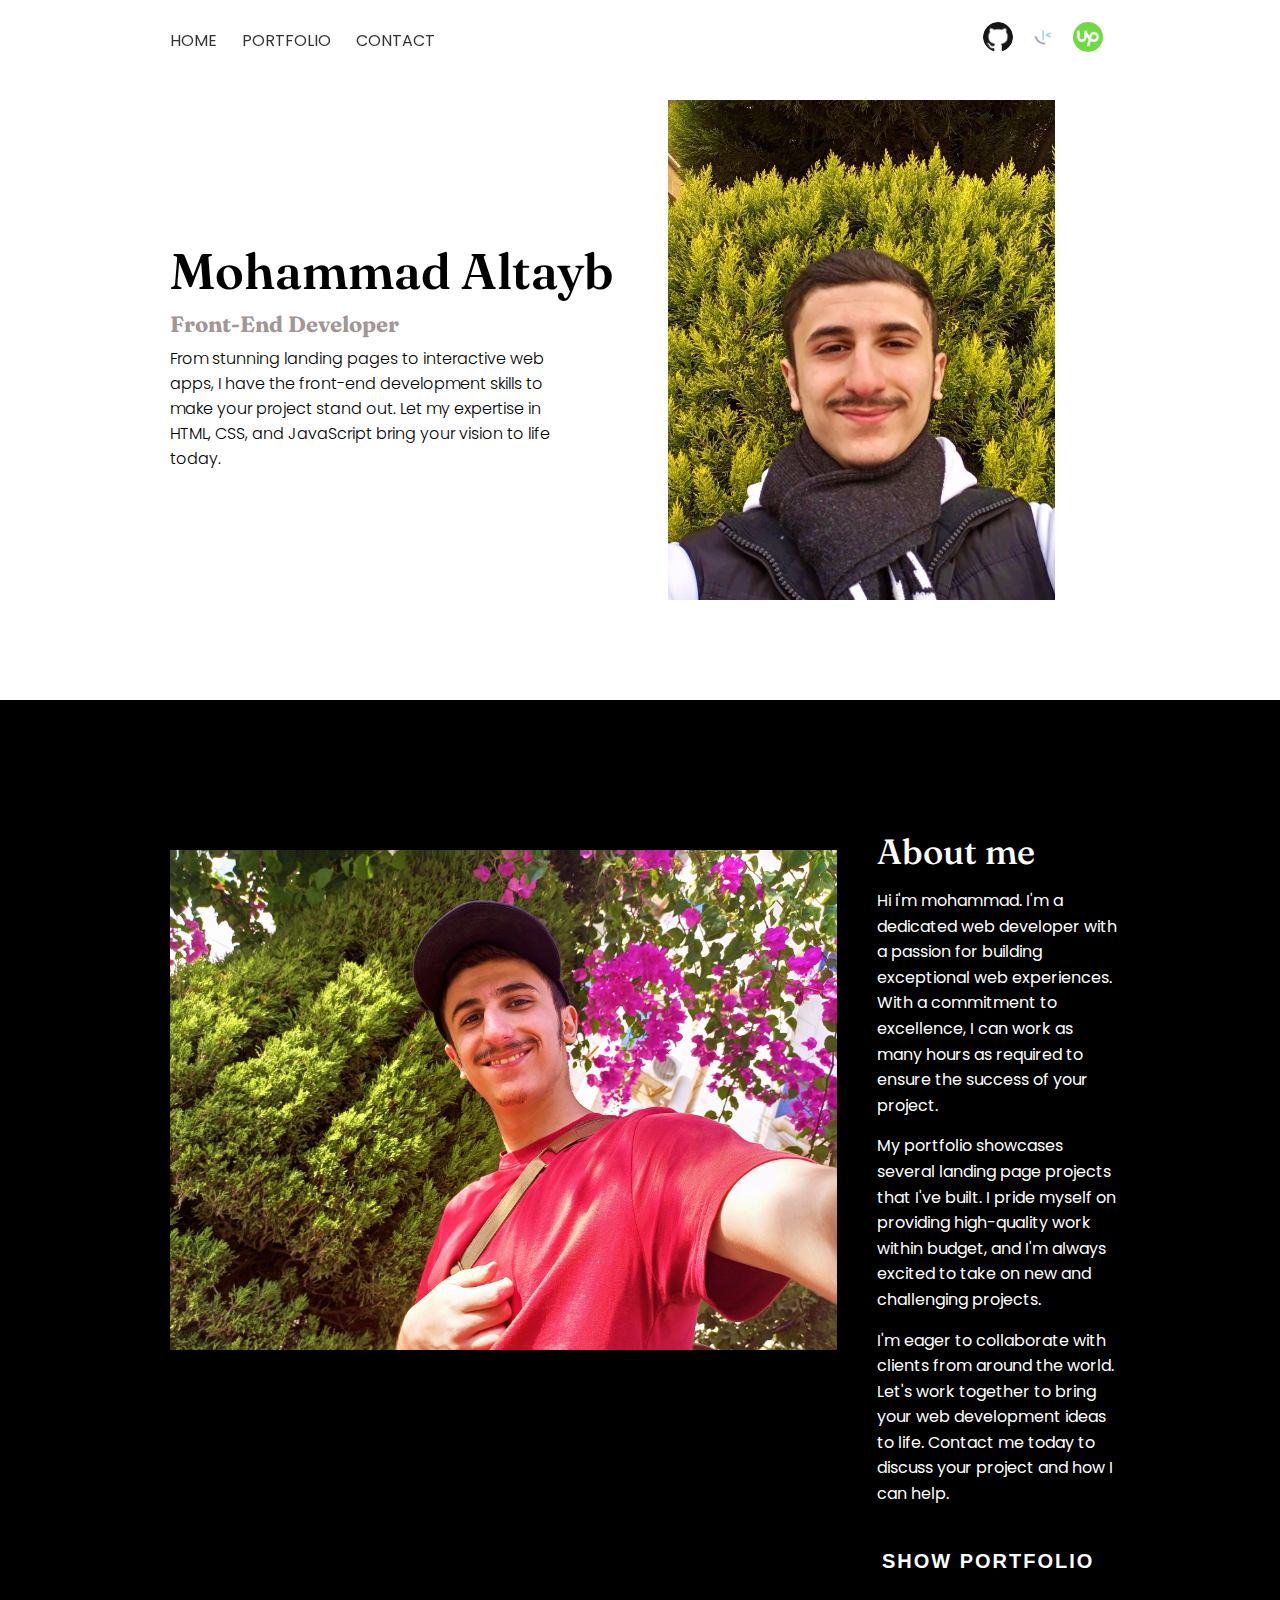
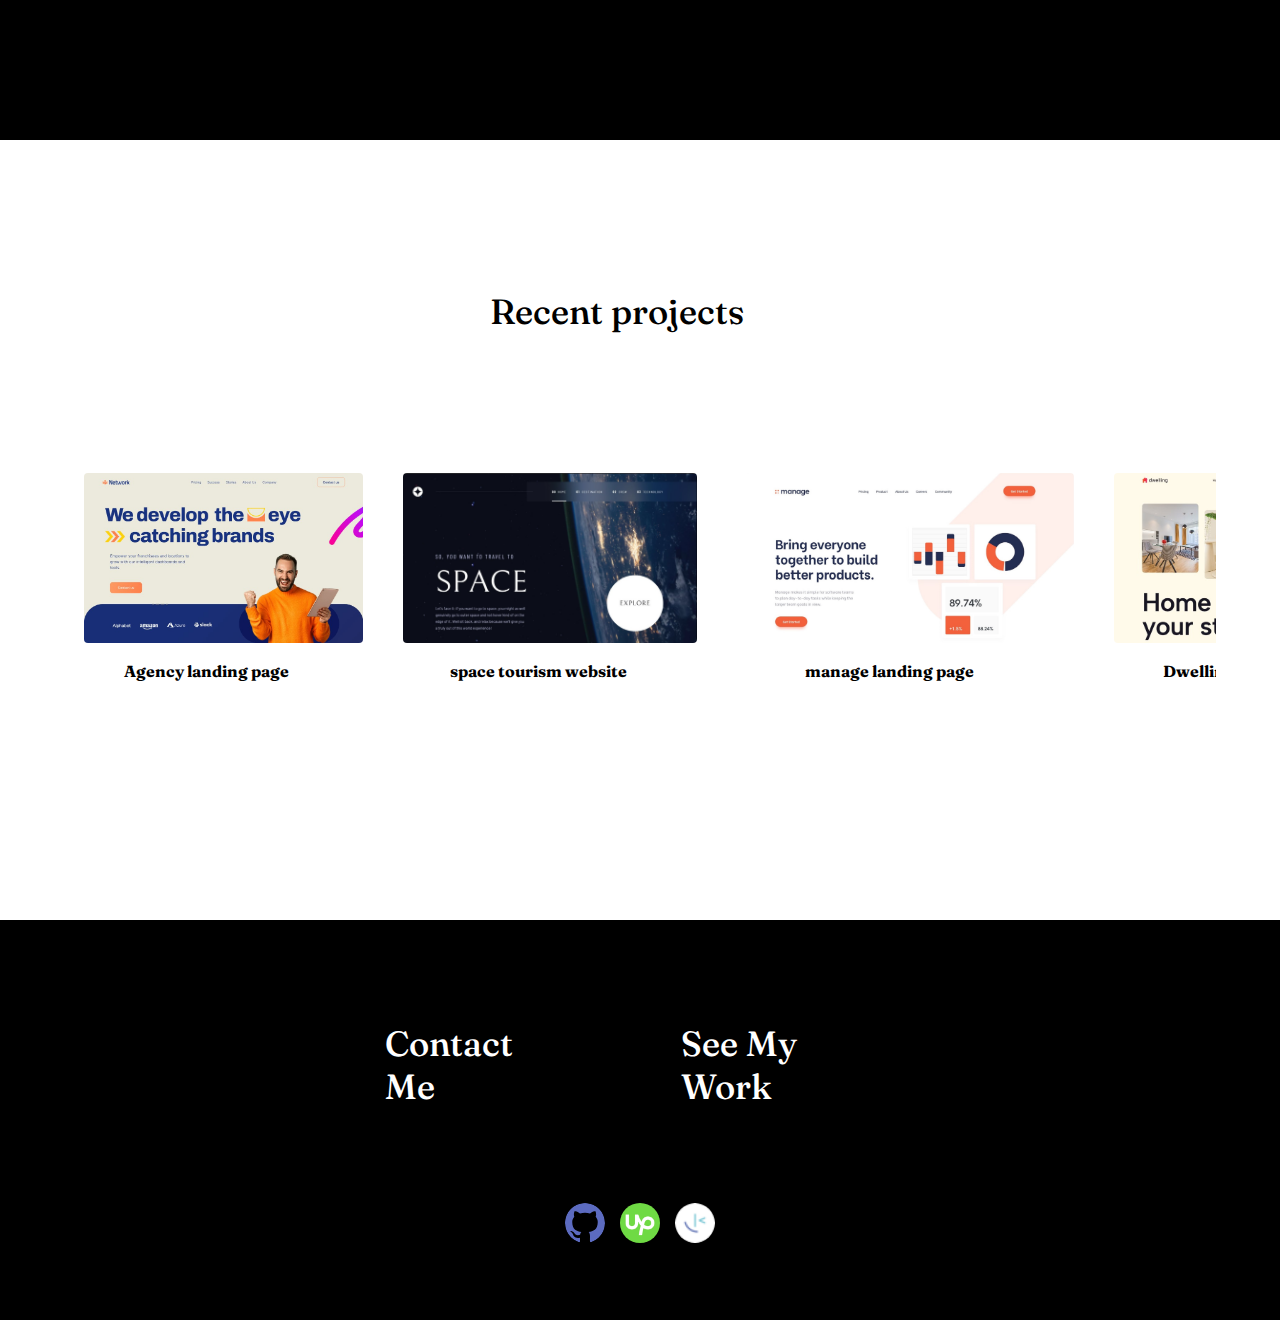
<file: index.html>
<!DOCTYPE html>
<html lang="en">
  <head>
    <meta charset="UTF-8">
    <meta http-equiv="X-UA-Compatible" content="IE=edge">
    <meta name="viewport" content="width=device-width, initial-scale=1.0">

    <link rel="preconnect" href="https://fonts.googleapis.com">
    <link rel="preconnect" href="https://fonts.gstatic.com" crossorigin>
    <link
      href="https://fonts.googleapis.com/css2?family=Fraunces:wght@500;700&family=Poppins:wght@300;400;600&display=swap"
      rel="stylesheet"
   >

    <link rel="stylesheet" href="main page/css files/important.css">

    <title>personal website</title>
  </head>
  <body>
    <section class="home">
      <!-- 
        ======================================
        ============= navigation bar =========
        ======================================
       -->
      <nav>
      <div class="mobs">
        <img src="images/other pictures/icon-hamburger.svg" alt="" class="ham mob">
        <img src="images/other pictures/icon-close.svg" alt="" class="close mob hidden">
      </div>

        <div class="mob-menu menu tran">
          <ul class="pages">
            <li><a href="#" class="nav-link">HOME</a></li>
            <li>
              <a href="my portfolio/portfolio.html" class="nav-link"
                >PORTFOLIO</a
              >
            </li>
            <li>
              <a href="contect form/contect.html" class="nav-link"
                >CONTACT</a
              >
            </li>
          </ul>

          <ul class="links">
            <li>
              <a class="github" href="https://github.com/MOHAMMADsvioan"
                ><img
                  src="images/other pictures/github.ico"
                  alt=""
                  class="github"
             ></a>
            </li>
            <li>
              <a href="https://www.frontendmentor.io/profile/MOHAMMADsvioan"
                ><img
                  src="images/other pictures/front end mentor.png"
                  alt=""
                  class="mentor"
             ></a>
            </li>
            <li>
              <a href="https://www.upwork.com/freelancers/~0187cb071eb6feeade"
                ><img
                  src="images/other pictures/upwork.ico"
                  alt=""
                  class="upwork"
             ></a>
            </li>
          </ul>
        </div>
      </nav>

      <!-- 
        ======================================
        ============= home page =========
        ======================================
       -->

      <div class="hero-section">
        <div class="main-text">
          <h1>Mohammad Altayb</h1>
          <h3 class="role">Front-End Developer</h3>
          <p>
            From stunning landing pages to interactive web apps, I have the
            front-end development skills to make your project stand out. Let my
            expertise in HTML, CSS, and JavaScript bring your vision to life
            today.
          </p>
        </div>

        <img
          src="images/other pictures/me-white.jpg"
          alt=""
          class="main-img desk"
       >

       <img
          src="images/other pictures/me-white-mob.jpg"
          alt=""
          class="main-img mob"
       >
      </div>
    </section>

    <!-- 
        ======================================
        ============= about me section =========
        ======================================
       -->

    <main>
      <section class="about">
        <img src="images/other pictures/me-red.jpg" alt="" class="sec-img desk">

        <div class="about-text">
          <h2 class="about-heading">About me</h2>
          <div class="desc">
            <p>
              Hi i'm mohammad. I'm a dedicated web developer with a passion for
              building exceptional web experiences. With a commitment to
              excellence, I can work as many hours as required to ensure the
              success of your project.
            </p>
            <p>
              My portfolio showcases several landing page projects that I've
              built. I pride myself on providing high-quality work within
              budget, and I'm always excited to take on new and challenging
              projects.
            </p>
            <p>
              I'm eager to collaborate with clients from around the world. Let's
              work together to bring your web development ideas to life. Contact
              me today to discuss your project and how I can help.
            </p>
          </div>

          <button class="show-porto">
            <div>
              <div class="before-porto"></div>
              <a 
              href="my portfolio/portfolio.html"
              class="porto-a"
              onmouseover = "borderOnPorto()"
              onmouseout = "borderOutPorto()"
              >Show Portfolio</a>
              <div class="border border-top"></div>
              <div class="border border-right"></div>
              <div class="border border-bottom"></div>
              <div class="border border-left"></div>
            </div>
          </button>
        </div>
      </section>

      <!-- 
        ============================================
        =========== recent projects section ========
        ============================================
       -->

      <section class="projects">
        <h2 class="recent">Recent projects</h2>

        
        <div class="containers">
           <div class="slide-track">

            

          <!-- ============================================ -->


          

            <div class="container">
            <div
              class="preview"
              onmouseover = "projectDetailesOn1()"
              onmouseout = "projectDetailesOut1()"
            >
              <img
                src="images/landing pages designs/desktop preview desgins/marketing agency.jpg"
                alt="an image of Agency landing page challenged by front end mentor"
                class="project-img"
             >
              <ul class="scaled translated">
                <li>
                  <a href="https://github.com/MOHAMMADsvioan/Agency-landing-page">
                    <img
                  src="images/other pictures/github.ico"
                  class="github-repo"
                  alt=""
               >
                  </a>
                </li>
                <li>
                  <a href="https://mohammadsvioan.github.io/Agency-landing-page/">
                    <img
                  src="images/other pictures/website.svg"
                  class="website"
                  alt=""
               >
                  </a>
                </li>
              </ul>
            </div>
            <h4>Agency landing page</h4>
          </div>
          

          <!-- ============================================ -->


             <div class="container">
            <div
              class="preview"
              onmouseover = "projectDetailesOn2()"
              onmouseout = "projectDetailesOut2()"
            >
              <img
                src="images/landing pages designs/desktop preview desgins/space.jpg"
                alt="an image of space tourism website challenged by front end mentor"
                class="project-img"
             >
              <ul class="scaled translated">
                <li>
                  <a href="https://github.com/MOHAMMADsvioan/space-tourism-website">
                    <img
                  src="images/other pictures/github.ico"
                  class="github-repo"
                  alt=""
               >
                  </a>
                </li>
                <li>
                  <a href="https://mohammadsvioan.github.io/space-tourism-website/">
                    <img
                  src="images/other pictures/website.svg"
                  class="website"
                  alt=""
               >
                  </a>
                </li>
              </div>
            <h4>space tourism website</h4>
            </div>


        
          <!-- ============================================ -->


          <div class="container">
            <div
              class="preview"
              onmouseover = "projectDetailesOn3()"
              onmouseout = "projectDetailesOut3()"
            >
              <img
                src="images/landing pages designs/desktop preview desgins/manage landing page.jpg"
                alt="an image of manage landing page challenged by front end mentor"
                class="project-img"
             >
              <ul class="scaled translated">
                <li>
                  <a href="https://github.com/MOHAMMADsvioan/manage-landing-page">
                    <img
                  src="images/other pictures/github.ico"
                  class="github-repo"
                  alt=""
               >
                  </a>
                </li>
               <li>
                <a href="https://mohammadsvioan.github.io/manage-landing-page/">
                   <img
                  src="images/other pictures/website.svg"
                  class="website"
                  alt=""
               >
                </a>
               </li>
              </ul>
            </div>
            <h4>manage landing page</h4>
          </div>

          <!-- ============================================ -->

          <div class="container">
            <div
              class="preview"
              onmouseover = "projectDetailesOn4()"
              onmouseout = "projectDetailesOut4()"
            >
              <img
                src="images/landing pages designs/desktop preview desgins/real estate agency.jpg"
                alt="an image of Dwelling landing page"
                class="project-img"
             >
              <ul class="scaled translated">
                <li>
                  <a href="https://github.com/MOHAMMADsvioan/Dwelling-landing-page">
                    <img
                  src="images/other pictures/github.ico"
                  class="github-repo"
                  alt=""
               >
                  </a>
                </li>
                <li>
                  <a href="https://mohammadsvioan.github.io/Dwelling-landing-page/">
                    <img
                  src="images/other pictures/website.svg"
                  class="website"
                  alt=""
               >
                  </a>
                </li>
              </ul>
            </div>
            <h4>Dwelling landing page</h4>
          </div>

          <!-- ============================================ -->


          <div class="container">
            <div
              class="preview"
              onmouseover = "projectDetailesOn5()"
              onmouseout = "projectDetailesOut5()"
            >
              <img
                src="images/landing pages designs/desktop preview desgins/sunnyside landing page.jpg"
                alt="an image of sunnyside landing page challenged by front end mentor"
                class="project-img"
             >
              <ul class="scaled translated">
                <li>
                  <a href="https://github.com/MOHAMMADsvioan/sunnyside-agency-landing-page">
                    <img
                  src="images/other pictures/github.ico"
                  class="github-repo"
                  alt=""
               >
                  </a>
                </li>
                <li>
                  <a href="https://mohammadsvioan.github.io/sunnyside-agency-landing-page/">
                    <img
                  src="images/other pictures/website.svg"
                  class="website"
                  alt=""
               >
                  </a>
                </li>
              </ul>
            </div>
            <h4>sunnyside landing page</h4>
          </div>





          <!-- ============================================ -->

          <!-- the same 5 previous containers, but i need
          to double them in order for the autoplayer to work -->

          <div class="container">
            <div
              class="preview"
              onmouseover = "projectDetailesOn6()"
              onmouseout = "projectDetailesOut6()"
            >
              <img
                src="images/landing pages designs/desktop preview desgins/marketing agency.jpg"
                alt="an image of Agency landing page challenged by front end mentor"
                class="project-img"
             >
              <ul class="scaled translated">
                <li>
                  <a href="https://github.com/MOHAMMADsvioan/Agency-landing-page">
                    <img
                  src="images/other pictures/github.ico"
                  class="github-repo"
                  alt=""
               >
                  </a>
                </li>
                <li>
                  <a href="https://mohammadsvioan.github.io/Agency-landing-page/">
                    <img
                  src="images/other pictures/website.svg"
                  class="website"
                  alt=""
               >
                  </a>
                </li>
              </ul>
            </div>
            <h4>Agency landing page</h4>
          </div>

          <!-- ============================================ -->


          

           <div class="container">
            <div
              class="preview"
              onmouseover = "projectDetailesOn7()"
              onmouseout = "projectDetailesOut7()"
            >
              <img
                src="images/landing pages designs/desktop preview desgins/space.jpg"
                alt="an image of space tourism website challenged by front end mentor"
                class="project-img"
             >
              <ul class="scaled translated">
                <li>
                  <a href="https://github.com/MOHAMMADsvioan/space-tourism-website">
                    <img
                  src="images/other pictures/github.ico"
                  class="github-repo"
                  alt=""
               >
                  </a>
                </li>
                <li>
                  <a href="https://mohammadsvioan.github.io/space-tourism-website/">
                    <img
                  src="images/other pictures/website.svg"
                  class="website"
                  alt=""
               >
                  </a>
                </li>
              </div>
            <h4>space tourism website</h4>
            </div>

        
          <!-- ============================================ -->


          <div class="container">
            <div
              class="preview"
              onmouseover = "projectDetailesOn8()"
              onmouseout = "projectDetailesOut8()"
            >
              <img
                src="images/landing pages designs/desktop preview desgins/manage landing page.jpg"
                alt="an image of manage landing page challenged by front end mentor"
                class="project-img"
             >
              <ul class="scaled translated">
                <li>
                  <a href="https://github.com/MOHAMMADsvioan/manage-landing-page">
                    <img
                  src="images/other pictures/github.ico"
                  class="github-repo"
                  alt=""
               >
                  </a>
                </li>
               <li>
                <a href="https://mohammadsvioan.github.io/manage-landing-page/">
                   <img
                  src="images/other pictures/website.svg"
                  class="website"
                  alt=""
               >
                </a>
               </li>
              </ul>
            </div>
            <h4>manage landing page</h4>
          </div>

          <!-- ============================================ -->


          <div class="container">
            <div
              class="preview"
              onmouseover = "projectDetailesOn9()"
              onmouseout = "projectDetailesOut9()"
            >
              <img
                src="images/landing pages designs/desktop preview desgins/real estate agency.jpg"
                alt="an image of Dwelling landing page challenged by front end mentor"
                class="project-img"
             >
              <ul class="scaled translated">
                <li>
                  <a href="https://github.com/MOHAMMADsvioan/Dwelling-landing-page">
                    <img
                  src="images/other pictures/github.ico"
                  class="github-repo"
                  alt=""
               >
                  </a>
                </li>
                <li>
                  <a href="https://mohammadsvioan.github.io/Dwelling-landing-page/">
                    <img
                  src="images/other pictures/website.svg"
                  class="website"
                  alt=""
               >
                  </a>
                </li>
              </ul>
            </div>
            <h4>Dwelling landing page</h4>
          </div>

          <!-- ============================================ -->


          <div class="container">
            <div
              class="preview"
              onmouseover = "projectDetailesOn10()"
              onmouseout = "projectDetailesOut10()"
            >
              <img
                src="images/landing pages designs/desktop preview desgins/sunnyside landing page.jpg"
                alt="an image of sunnyside landing page challenged by front end mentor"
                class="project-img"
             >
              <ul class="scaled translated">
                <li>
                  <a href="https://github.com/MOHAMMADsvioan/sunnyside-agency-landing-page">
                    <img
                  src="images/other pictures/github.ico"
                  class="github-repo"
                  alt=""
               >
                  </a>
                </li>
                <li>
                  <a href="https://mohammadsvioan.github.io/sunnyside-agency-landing-page/">
                    <img
                  src="images/other pictures/website.svg"
                  class="website"
                  alt=""
               >
                  </a>
                </li>
              </ul>
            </div>
            <h4>sunnyside landing page</h4>
          </div>





          <!-- ============================================ -->


          
           </div>
        </div>
      </section>
    </main>

    <footer>
      <div class="content">
        
        <div class="h2s">
          <div class="contact">
          <div class="before-contact"></div>
          <h2>
        <a 
        onmouseover = "borderOnContact()"
        onmouseout = "borderOutContact()"
        href="contect form/contect.html"
         class="contact-h2">Contact Me</a>
      </h2>
          <p>mohammadalamoor96@gmail.com</p>
          <div class="border border-top"></div>
          <div class="border border-right"></div>
          <div class="border border-bottom"></div>
          <div class="border border-left"></div>
        </div>

        <div class="work">
          <div class="before-work"></div>
          <h2 
          >
        <a 
        onmouseover = "borderOnWork()"
        onmouseout = "borderOutWork()"
        href="my portfolio/portfolio.html"
        class="work-h2">See My Work</a>
      </h2>
          <div class="border border-top"></div>
          <div class="border border-right"></div>
          <div class="border border-bottom"></div>
          <div class="border border-left"></div>
        </div>
        </div>

        <ul class="media">
          <li><img src="images/other pictures/git hub white.svg" alt="" class="media-link"></li>
          <li><img src="images/other pictures/upwork.ico" alt="" class="media-link"></li>
          <li><img src="images/other pictures/front end mentor.png" alt="" class="media-link"></li>
        </ul>
      </div>
    </footer>

    <script src="main page/main.js"></script>
  </body>
</html>


<!-- https://github.com/MOHAMMADsvioan/Dwelling-landing-page -->
<!-- https://github.com/MOHAMMADsvioan/Agency-landing-page -->


<!-- https://mohammadsvioan.github.io/Dwelling-landing-page/ -->
<!-- https://mohammadsvioan.github.io/Agency-landing-page/ -->
</file>
<file: main page/css files/important.css>
/* 
=========================================
========== omporting other css ===========
========== files to this files ==============
=========================================
*/

@import "main page.css";
@import "about.css";
@import "pseudo.css";
@import "queries.css";
@import "footer.css";



*{
  margin: 0;
  padding: 0;
  box-sizing: border-box;
  text-decoration: none;
  list-style: none;
}

/* Box sizing rules */
*,
*::before,
*::after {
  box-sizing: border-box;
}


/* 
=========================================
========== just some variables ============
=========================================
*/

:root{

    /* primary colors */
    --clr-white: hsl(0, 0%, 100%);
    --clr-black: hsl(0, 0%, 0%);
    --clr-something: hsl(256, 26%, 20%);

    --clr-orange: hsl(19, 98%, 53%);
    --clr-orange-hover: hsl(13, 100%, 50%);

    /* font families */
    --ff-headings: 'Fraunces', serif;
    --ff-body: 'Poppins', sans-serif;

    --margin-left: 170px;
}


/* 
=========================================
========== to erase the white ===========
========== left over space ==============
=========================================
*/


html {
    width: 100%;
    margin: 0;
    padding: 0;
}

body {
  width: 100%;
  height: 100%;
  margin: 0;
  font-family: var(--ff-body);
  font-size: 16px;
  padding: 0;
}

h1,
h2,
h3,
h4,
h5,
h6{
  font-family: var(--ff-headings);  
}

.mob{
  display: none;
}

.translated{
  transform: translateX(100%);
}
</file>
